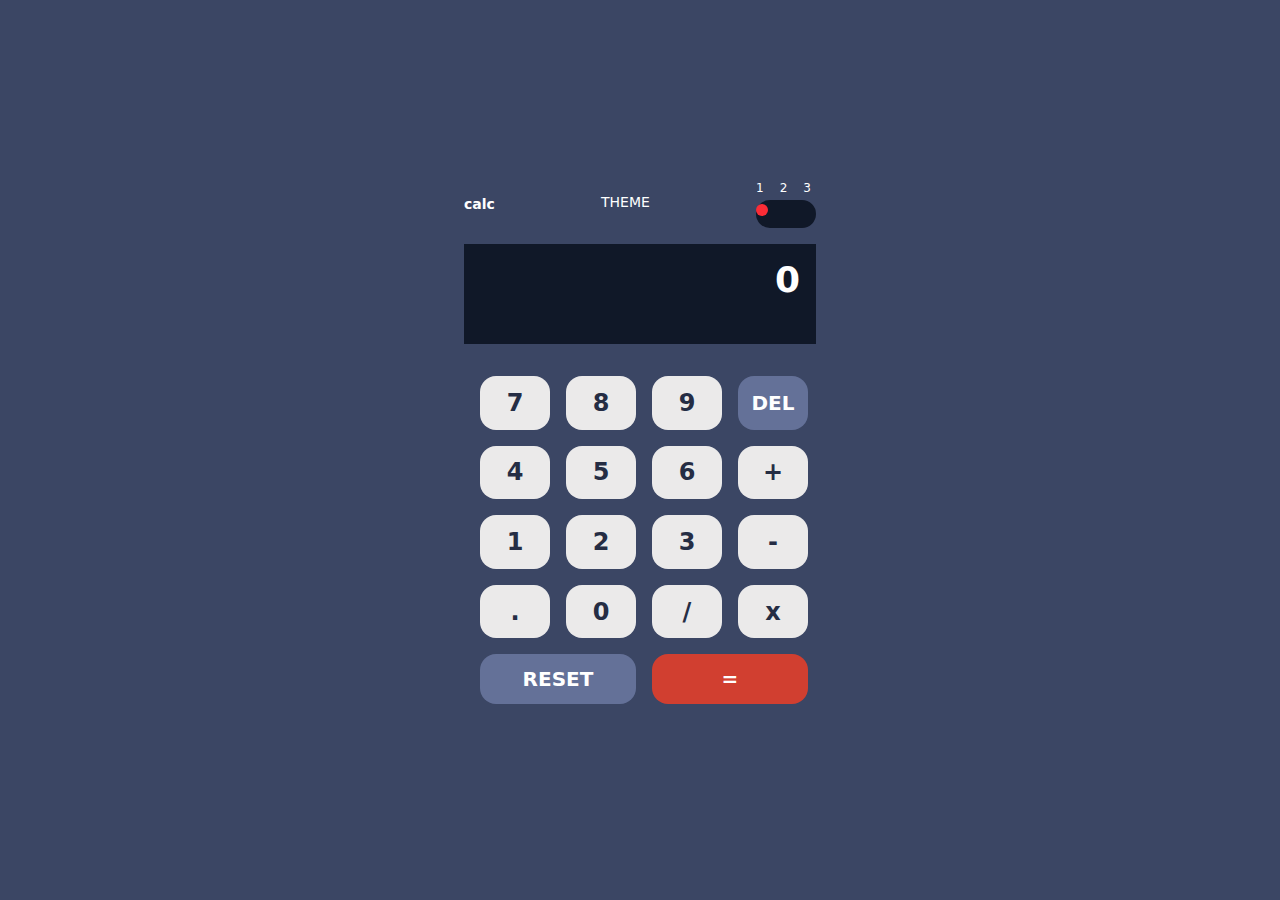
<file: index.html>
<!doctype html>
<html>
<head>
  <meta charset="UTF-8">
  <meta name="viewport" content="width=device-width, initial-scale=1.0">
  <link href="./src/output.css" rel="stylesheet">
  <title>calculator app</title>
</head>
    <style>
      /* Theme customizations */
      :root {
        --theme-bg: #3b4664;
        --theme-key-bg: #eae3dc;
        --theme-key-shadow: #b4a597;
        --theme-accent-bg: #647198;
        --theme-equal-bg: #d13f30;
      }

      body.theme-2 {
        --theme-bg:rgb(207, 204, 204);
        --theme-key-bg: #ffffff;
        --theme-key-shadow: #a69d91;
        --theme-accent-bg: #377f86;
        --theme-equal-bg: #ca5502;
      }

      body.theme-3 {
        --theme-bg: #160628;
        --theme-key-bg: #341c4f;
        --theme-key-shadow: #881c9e;
        --theme-accent-bg: #00decf;
        --theme-equal-bg: #ff007a;
      }

      .transition-theme {
        transition: background-color 0.3s, color 0.3s;
      }
    </style>
  </head>

  <body class="md:theme-1 transition-theme bg-[var(--theme-bg)] text-white min-h-screen flex items-center justify-center font-sans">

    <div class="w-full max-w-sm p-4">
      <!-- Header -->
      <div class="flex justify-between items-center mb-4">
        <h1 class="text-sm font-bold">calc</h1>
        <p class="mb-1 pl-10 text-sm text-white">THEME</p>
        <div class="text-xs text-gray-300 uppercase text-right">
          
          <div class="flex items-center gap-4 text-white">
            <span class="text-xs">1</span>
            <span class="text-xs">2</span>
            <span class="text-xs">3</span>
          </div>
          <div class="bg-gray-900 rounded-full p-1 mt-1 w-15 relative  h-7">
            <div id="toggle" class="bg-red-500 rounded-full w-3 h-3 cursor-pointer absolute left-0 transition-all"></div>
          </div>
        </div>
      </div>

      <!-- Display -->
      <div id="display" class="bg-gray-900 readonly text-right text-4xl font-bold p-4 mb-4 rounded-md h-25">
        0
      </div>

      <!-- Keypad -->
      <div class="grid grid-cols-4 gap-4 p-4 rounded-lg h-90 w-90             bg-gray-800 text-[#341c4f] ">
        <!-- Calculator Buttons -->

        <button class="key rounded-2xl cursor-pointer  bg-[#ebeaea] text-[#252d44] font-bold text-2xl hover:bg-white ">7</button>
        <button class="key rounded-2xl cursor-pointer bg-[#ebeaea] text-[#252d44] font-bold text-2xl hover:bg-white">8</button>
        <button class="key rounded-2xl cursor-pointer bg-[#ebeaea] text-[#252d44] font-bold text-2xl hover:bg-white">9</button>
        <button class="key rounded-2xl cursor-pointer bg-[#647198] hover:bg-[#8da3e4] font-bold text-xl text-white">DEL</button>

        <button class="key rounded-2xl cursor-pointer bg-[#ebeaea] text-[#252d44] font-bold text-2xl hover:bg-white ">4</button>
        <button class="key rounded-2xl cursor-pointer bg-[#ebeaea] text-[#252d44] font-bold text-2xl hover:bg-white">5</button>
        <button class="key rounded-2xl cursor-pointer bg-[#ebeaea] text-[#252d44] font-bold text-2xl hover:bg-white">6</button>
        <button class="key rounded-2xl cursor-pointer bg-[#ebeaea] text-[#252d44] font-bold text-2xl hover:bg-white">+</button>

        <button class="key rounded-2xl cursor-pointer bg-[#ebeaea] text-[#252d44] font-bold text-2xl hover:bg-white">1</button>
        <button class="key rounded-2xl cursor-pointer bg-[#ebeaea] text-[#252d44] font-bold text-2xl hover:bg-white">2</button>
        <button class="key rounded-2xl cursor-pointer bg-[#ebeaea] text-[#252d44] font-bold text-2xl hover:bg-white">3</button>
        <button class="key rounded-2xl cursor-pointer bg-[#ebeaea] text-[#252d44] font-bold text-2xl hover:bg-white">-</button>

        <button class="key rounded-2xl cursor-pointer bg-[#ebeaea] text-[#252d44] font-bold text-2xl hover:bg-white">.</button>
        <button class="key rounded-2xl cursor-pointer bg-[#ebeaea] text-[#252d44] font-bold text-2xl hover:bg-white">0</button>
        <button class="key rounded-2xl cursor-pointer bg-[#ebeaea] text-[#252d44] font-bold text-2xl hover:bg-white">/</button>
        <button class="key rounded-2xl cursor-pointer bg-[#ebeaea] text-[#252d44] font-bold text-2xl  hover:bg-white">x</button>

        <button class="col-span-2 key cursor-pointer rounded-2xl bg-[#647198] font-bold text-xl hover:bg-[#8da3e4] text-white">RESET</button>
        <button class="col-span-2 key cursor-pointer rounded-2xl bg-[#d13f30] font-bold text-xl hover:bg-[#f37e71] text-white">=</button>
      </div>
    </div>
  </body>
</html>

   

  <script src="app.js"></script>
</body>
</html>
</file>
<file: src/output.css>
/*! tailwindcss v4.1.7 | MIT License | https://tailwindcss.com */
@layer properties;
@layer theme, base, components, utilities;
@layer theme {
  :root, :host {
    --font-sans: ui-sans-serif, system-ui, sans-serif, "Apple Color Emoji",
      "Segoe UI Emoji", "Segoe UI Symbol", "Noto Color Emoji";
    --font-mono: ui-monospace, SFMono-Regular, Menlo, Monaco, Consolas, "Liberation Mono",
      "Courier New", monospace;
    --color-red-300: oklch(80.8% 0.114 19.571);
    --color-red-500: oklch(63.7% 0.237 25.331);
    --color-red-600: oklch(57.7% 0.245 27.325);
    --color-blue-400: oklch(70.7% 0.165 254.624);
    --color-gray-200: oklch(92.8% 0.006 264.531);
    --color-gray-900: oklch(21% 0.034 264.665);
    --color-black: #000;
    --color-white: #fff;
    --spacing: 0.25rem;
    --container-xs: 20rem;
    --container-sm: 24rem;
    --text-xs: 0.75rem;
    --text-xs--line-height: calc(1 / 0.75);
    --text-sm: 0.875rem;
    --text-sm--line-height: calc(1.25 / 0.875);
    --text-lg: 1.125rem;
    --text-lg--line-height: calc(1.75 / 1.125);
    --text-xl: 1.25rem;
    --text-xl--line-height: calc(1.75 / 1.25);
    --text-2xl: 1.5rem;
    --text-2xl--line-height: calc(2 / 1.5);
    --text-3xl: 1.875rem;
    --text-3xl--line-height: calc(2.25 / 1.875);
    --text-4xl: 2.25rem;
    --text-4xl--line-height: calc(2.5 / 2.25);
    --font-weight-light: 300;
    --font-weight-semibold: 600;
    --font-weight-bold: 700;
    --font-weight-extrabold: 800;
    --tracking-widest: 0.1em;
    --radius-xl: 0.75rem;
    --radius-2xl: 1rem;
    --radius-4xl: 2rem;
    --default-transition-duration: 150ms;
    --default-transition-timing-function: cubic-bezier(0.4, 0, 0.2, 1);
    --default-font-family: var(--font-sans);
    --default-mono-font-family: var(--font-mono);
  }
}
@layer base {
  *, ::after, ::before, ::backdrop, ::file-selector-button {
    box-sizing: border-box;
    margin: 0;
    padding: 0;
    border: 0 solid;
  }
  html, :host {
    line-height: 1.5;
    -webkit-text-size-adjust: 100%;
    tab-size: 4;
    font-family: var(--default-font-family, ui-sans-serif, system-ui, sans-serif, "Apple Color Emoji", "Segoe UI Emoji", "Segoe UI Symbol", "Noto Color Emoji");
    font-feature-settings: var(--default-font-feature-settings, normal);
    font-variation-settings: var(--default-font-variation-settings, normal);
    -webkit-tap-highlight-color: transparent;
  }
  hr {
    height: 0;
    color: inherit;
    border-top-width: 1px;
  }
  abbr:where([title]) {
    -webkit-text-decoration: underline dotted;
    text-decoration: underline dotted;
  }
  h1, h2, h3, h4, h5, h6 {
    font-size: inherit;
    font-weight: inherit;
  }
  a {
    color: inherit;
    -webkit-text-decoration: inherit;
    text-decoration: inherit;
  }
  b, strong {
    font-weight: bolder;
  }
  code, kbd, samp, pre {
    font-family: var(--default-mono-font-family, ui-monospace, SFMono-Regular, Menlo, Monaco, Consolas, "Liberation Mono", "Courier New", monospace);
    font-feature-settings: var(--default-mono-font-feature-settings, normal);
    font-variation-settings: var(--default-mono-font-variation-settings, normal);
    font-size: 1em;
  }
  small {
    font-size: 80%;
  }
  sub, sup {
    font-size: 75%;
    line-height: 0;
    position: relative;
    vertical-align: baseline;
  }
  sub {
    bottom: -0.25em;
  }
  sup {
    top: -0.5em;
  }
  table {
    text-indent: 0;
    border-color: inherit;
    border-collapse: collapse;
  }
  :-moz-focusring {
    outline: auto;
  }
  progress {
    vertical-align: baseline;
  }
  summary {
    display: list-item;
  }
  ol, ul, menu {
    list-style: none;
  }
  img, svg, video, canvas, audio, iframe, embed, object {
    display: block;
    vertical-align: middle;
  }
  img, video {
    max-width: 100%;
    height: auto;
  }
  button, input, select, optgroup, textarea, ::file-selector-button {
    font: inherit;
    font-feature-settings: inherit;
    font-variation-settings: inherit;
    letter-spacing: inherit;
    color: inherit;
    border-radius: 0;
    background-color: transparent;
    opacity: 1;
  }
  :where(select:is([multiple], [size])) optgroup {
    font-weight: bolder;
  }
  :where(select:is([multiple], [size])) optgroup option {
    padding-inline-start: 20px;
  }
  ::file-selector-button {
    margin-inline-end: 4px;
  }
  ::placeholder {
    opacity: 1;
  }
  @supports (not (-webkit-appearance: -apple-pay-button))  or (contain-intrinsic-size: 1px) {
    ::placeholder {
      color: currentcolor;
      @supports (color: color-mix(in lab, red, red)) {
        color: color-mix(in oklab, currentcolor 50%, transparent);
      }
    }
  }
  textarea {
    resize: vertical;
  }
  ::-webkit-search-decoration {
    -webkit-appearance: none;
  }
  ::-webkit-date-and-time-value {
    min-height: 1lh;
    text-align: inherit;
  }
  ::-webkit-datetime-edit {
    display: inline-flex;
  }
  ::-webkit-datetime-edit-fields-wrapper {
    padding: 0;
  }
  ::-webkit-datetime-edit, ::-webkit-datetime-edit-year-field, ::-webkit-datetime-edit-month-field, ::-webkit-datetime-edit-day-field, ::-webkit-datetime-edit-hour-field, ::-webkit-datetime-edit-minute-field, ::-webkit-datetime-edit-second-field, ::-webkit-datetime-edit-millisecond-field, ::-webkit-datetime-edit-meridiem-field {
    padding-block: 0;
  }
  :-moz-ui-invalid {
    box-shadow: none;
  }
  button, input:where([type="button"], [type="reset"], [type="submit"]), ::file-selector-button {
    appearance: button;
  }
  ::-webkit-inner-spin-button, ::-webkit-outer-spin-button {
    height: auto;
  }
  [hidden]:where(:not([hidden="until-found"])) {
    display: none !important;
  }
}
@layer utilities {
  .absolute {
    position: absolute;
  }
  .relative {
    position: relative;
  }
  .static {
    position: static;
  }
  .top-0 {
    top: calc(var(--spacing) * 0);
  }
  .left-0 {
    left: calc(var(--spacing) * 0);
  }
  .col-span-2 {
    grid-column: span 2 / span 2;
  }
  .m-4 {
    margin: calc(var(--spacing) * 4);
  }
  .m-5 {
    margin: calc(var(--spacing) * 5);
  }
  .m-6 {
    margin: calc(var(--spacing) * 6);
  }
  .m-10 {
    margin: calc(var(--spacing) * 10);
  }
  .mt-1 {
    margin-top: calc(var(--spacing) * 1);
  }
  .mt-3 {
    margin-top: calc(var(--spacing) * 3);
  }
  .mt-4 {
    margin-top: calc(var(--spacing) * 4);
  }
  .mt-6 {
    margin-top: calc(var(--spacing) * 6);
  }
  .mb-1 {
    margin-bottom: calc(var(--spacing) * 1);
  }
  .mb-4 {
    margin-bottom: calc(var(--spacing) * 4);
  }
  .mb-6 {
    margin-bottom: calc(var(--spacing) * 6);
  }
  .contents {
    display: contents;
  }
  .flex {
    display: flex;
  }
  .grid {
    display: grid;
  }
  .table {
    display: table;
  }
  .h-3 {
    height: calc(var(--spacing) * 3);
  }
  .h-4 {
    height: calc(var(--spacing) * 4);
  }
  .h-5 {
    height: calc(var(--spacing) * 5);
  }
  .h-6 {
    height: calc(var(--spacing) * 6);
  }
  .h-7 {
    height: calc(var(--spacing) * 7);
  }
  .h-8 {
    height: calc(var(--spacing) * 8);
  }
  .h-10 {
    height: calc(var(--spacing) * 10);
  }
  .h-25 {
    height: calc(var(--spacing) * 25);
  }
  .h-90 {
    height: calc(var(--spacing) * 90);
  }
  .min-h-screen {
    min-height: 100vh;
  }
  .w-3 {
    width: calc(var(--spacing) * 3);
  }
  .w-5 {
    width: calc(var(--spacing) * 5);
  }
  .w-6 {
    width: calc(var(--spacing) * 6);
  }
  .w-10 {
    width: calc(var(--spacing) * 10);
  }
  .w-15 {
    width: calc(var(--spacing) * 15);
  }
  .w-18 {
    width: calc(var(--spacing) * 18);
  }
  .w-19 {
    width: calc(var(--spacing) * 19);
  }
  .w-20 {
    width: calc(var(--spacing) * 20);
  }
  .w-25 {
    width: calc(var(--spacing) * 25);
  }
  .w-29 {
    width: calc(var(--spacing) * 29);
  }
  .w-90 {
    width: calc(var(--spacing) * 90);
  }
  .w-300 {
    width: calc(var(--spacing) * 300);
  }
  .w-full {
    width: 100%;
  }
  .max-w-sm {
    max-width: var(--container-sm);
  }
  .max-w-xs {
    max-width: var(--container-xs);
  }
  .border-collapse {
    border-collapse: collapse;
  }
  .cursor-pointer {
    cursor: pointer;
  }
  .resize {
    resize: both;
  }
  .grid-cols-4 {
    grid-template-columns: repeat(4, minmax(0, 1fr));
  }
  .flex-col {
    flex-direction: column;
  }
  .flex-row {
    flex-direction: row;
  }
  .items-center {
    align-items: center;
  }
  .items-end {
    align-items: flex-end;
  }
  .justify-between {
    justify-content: space-between;
  }
  .justify-center {
    justify-content: center;
  }
  .gap-1 {
    gap: calc(var(--spacing) * 1);
  }
  .gap-2 {
    gap: calc(var(--spacing) * 2);
  }
  .gap-3 {
    gap: calc(var(--spacing) * 3);
  }
  .gap-4 {
    gap: calc(var(--spacing) * 4);
  }
  .overflow-x-auto {
    overflow-x: auto;
  }
  .rounded {
    border-radius: 0.25rem;
  }
  .rounded-2xl {
    border-radius: var(--radius-2xl);
  }
  .rounded-4xl {
    border-radius: var(--radius-4xl);
  }
  .rounded-full {
    border-radius: calc(infinity * 1px);
  }
  .rounded-xl {
    border-radius: var(--radius-xl);
  }
  .border {
    border-style: var(--tw-border-style);
    border-width: 1px;
  }
  .border-2 {
    border-style: var(--tw-border-style);
    border-width: 2px;
  }
  .bg-\[\#1d1f33\] {
    background-color: #1d1f33;
  }
  .bg-\[\#2c2f4a\] {
    background-color: #2c2f4a;
  }
  .bg-\[\#3b4664\] {
    background-color: #3b4664;
  }
  .bg-\[\#181f32\] {
    background-color: #181f32;
  }
  .bg-\[\#242d44\] {
    background-color: #242d44;
  }
  .bg-\[\#252d44\] {
    background-color: #252d44;
  }
  .bg-\[\#242741\] {
    background-color: #242741;
  }
  .bg-\[\#647198\] {
    background-color: #647198;
  }
  .bg-\[\#d13f30\] {
    background-color: #d13f30;
  }
  .bg-\[\#eae3dc\] {
    background-color: #eae3dc;
  }
  .bg-\[\#ebeaea\] {
    background-color: #ebeaea;
  }
  .bg-\[\#fdfbfb\] {
    background-color: #fdfbfb;
  }
  .bg-\[var\(--theme-bg\)\] {
    background-color: var(--theme-bg);
  }
  .bg-blue-400 {
    background-color: var(--color-blue-400);
  }
  .bg-gray-200 {
    background-color: var(--color-gray-200);
  }
  .bg-gray-900 {
    background-color: var(--color-gray-900);
  }
  .bg-red-500 {
    background-color: var(--color-red-500);
  }
  .bg-red-600 {
    background-color: var(--color-red-600);
  }
  .bg-white {
    background-color: var(--color-white);
  }
  .p-1 {
    padding: calc(var(--spacing) * 1);
  }
  .p-3 {
    padding: calc(var(--spacing) * 3);
  }
  .p-4 {
    padding: calc(var(--spacing) * 4);
  }
  .p-5 {
    padding: calc(var(--spacing) * 5);
  }
  .p-6 {
    padding: calc(var(--spacing) * 6);
  }
  .p-7 {
    padding: calc(var(--spacing) * 7);
  }
  .px-4 {
    padding-inline: calc(var(--spacing) * 4);
  }
  .py-2 {
    padding-block: calc(var(--spacing) * 2);
  }
  .py-3 {
    padding-block: calc(var(--spacing) * 3);
  }
  .py-6 {
    padding-block: calc(var(--spacing) * 6);
  }
  .pt-4 {
    padding-top: calc(var(--spacing) * 4);
  }
  .pl-5 {
    padding-left: calc(var(--spacing) * 5);
  }
  .text-left {
    text-align: left;
  }
  .text-right {
    text-align: right;
  }
  .text-2xl {
    font-size: var(--text-2xl);
    line-height: var(--tw-leading, var(--text-2xl--line-height));
  }
  .text-3xl {
    font-size: var(--text-3xl);
    line-height: var(--tw-leading, var(--text-3xl--line-height));
  }
  .text-4xl {
    font-size: var(--text-4xl);
    line-height: var(--tw-leading, var(--text-4xl--line-height));
  }
  .text-lg {
    font-size: var(--text-lg);
    line-height: var(--tw-leading, var(--text-lg--line-height));
  }
  .text-sm {
    font-size: var(--text-sm);
    line-height: var(--tw-leading, var(--text-sm--line-height));
  }
  .text-xl {
    font-size: var(--text-xl);
    line-height: var(--tw-leading, var(--text-xl--line-height));
  }
  .text-xs {
    font-size: var(--text-xs);
    line-height: var(--tw-leading, var(--text-xs--line-height));
  }
  .font-bold {
    --tw-font-weight: var(--font-weight-bold);
    font-weight: var(--font-weight-bold);
  }
  .font-extrabold {
    --tw-font-weight: var(--font-weight-extrabold);
    font-weight: var(--font-weight-extrabold);
  }
  .font-light {
    --tw-font-weight: var(--font-weight-light);
    font-weight: var(--font-weight-light);
  }
  .font-semibold {
    --tw-font-weight: var(--font-weight-semibold);
    font-weight: var(--font-weight-semibold);
  }
  .tracking-widest {
    --tw-tracking: var(--tracking-widest);
    letter-spacing: var(--tracking-widest);
  }
  .text-\[\#252d44\] {
    color: #252d44;
  }
  .text-\[\#444b5a\] {
    color: #444b5a;
  }
  .text-black {
    color: var(--color-black);
  }
  .text-white {
    color: var(--color-white);
  }
  .underline {
    text-decoration-line: underline;
  }
  .outline {
    outline-style: var(--tw-outline-style);
    outline-width: 1px;
  }
  .transition-all {
    transition-property: all;
    transition-timing-function: var(--tw-ease, var(--default-transition-timing-function));
    transition-duration: var(--tw-duration, var(--default-transition-duration));
  }
  .hover\:bg-\[\#8da3e4\] {
    &:hover {
      @media (hover: hover) {
        background-color: #8da3e4;
      }
    }
  }
  .hover\:bg-\[\#f37e71\] {
    &:hover {
      @media (hover: hover) {
        background-color: #f37e71;
      }
    }
  }
  .hover\:bg-red-300 {
    &:hover {
      @media (hover: hover) {
        background-color: var(--color-red-300);
      }
    }
  }
  .hover\:bg-white {
    &:hover {
      @media (hover: hover) {
        background-color: var(--color-white);
      }
    }
  }
}
@property --tw-border-style {
  syntax: "*";
  inherits: false;
  initial-value: solid;
}
@property --tw-font-weight {
  syntax: "*";
  inherits: false;
}
@property --tw-tracking {
  syntax: "*";
  inherits: false;
}
@property --tw-outline-style {
  syntax: "*";
  inherits: false;
  initial-value: solid;
}
@layer properties {
  @supports ((-webkit-hyphens: none) and (not (margin-trim: inline))) or ((-moz-orient: inline) and (not (color:rgb(from red r g b)))) {
    *, ::before, ::after, ::backdrop {
      --tw-border-style: solid;
      --tw-font-weight: initial;
      --tw-tracking: initial;
      --tw-outline-style: solid;
    }
  }
}
</file>
